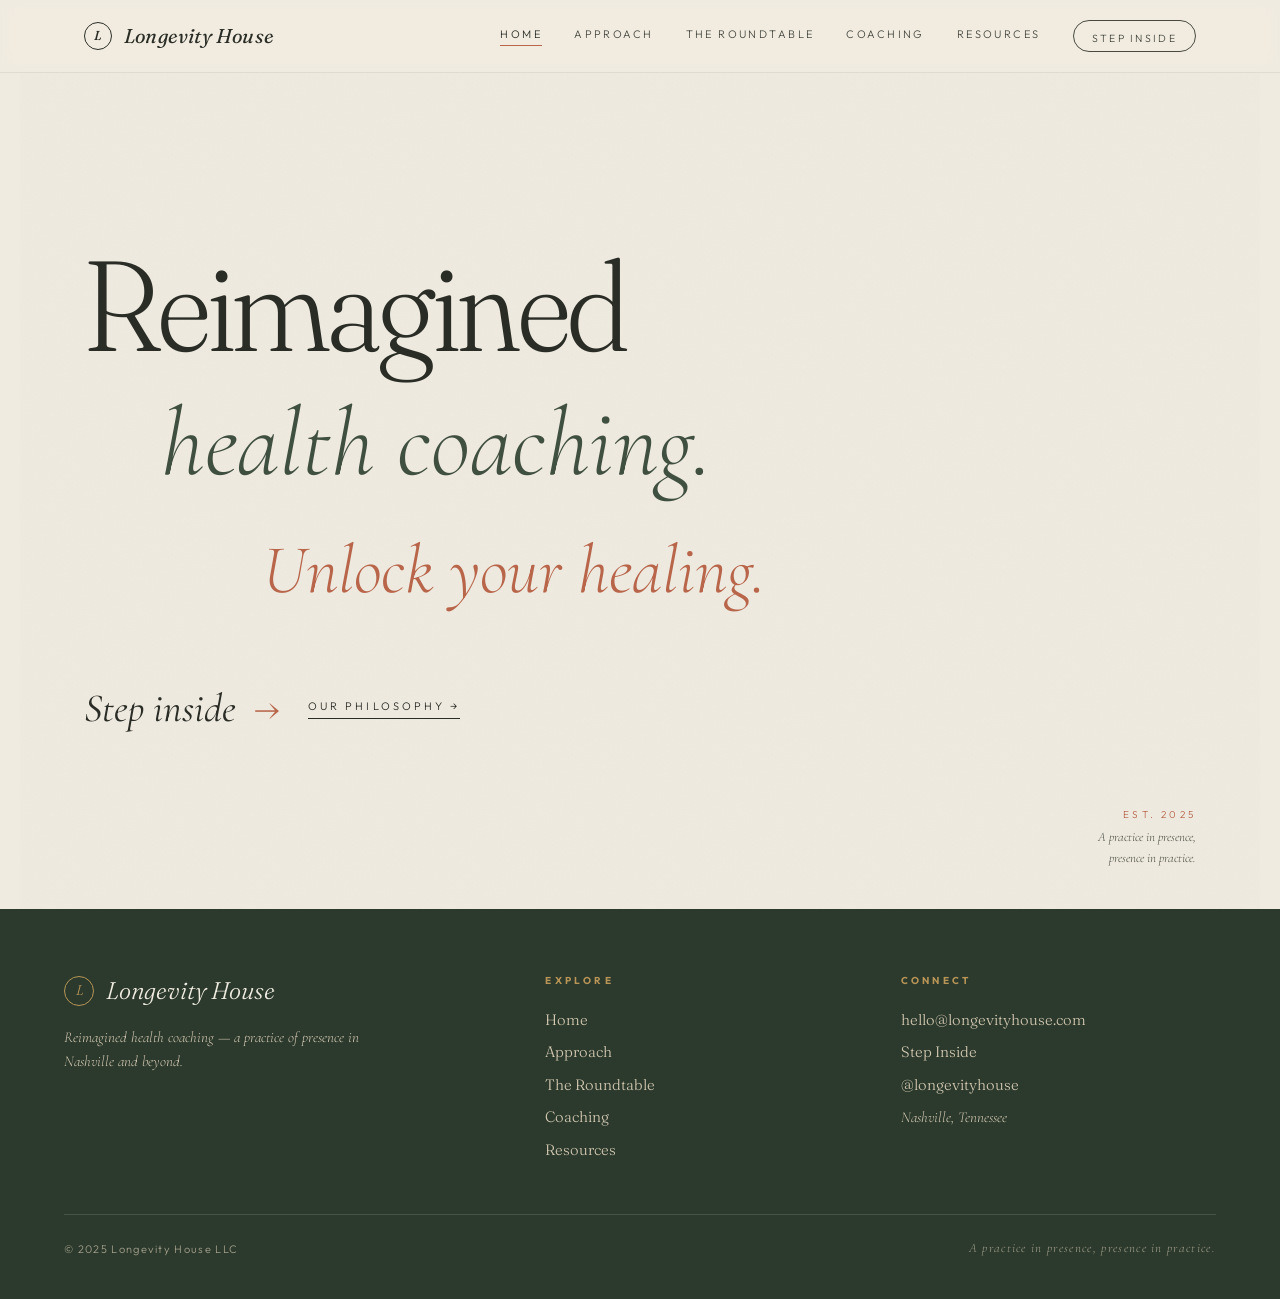
<file: longevity-house 6/index.html>
<!DOCTYPE html>
<html lang="en">
<head>
  <meta charset="UTF-8" />
  <meta name="viewport" content="width=device-width, initial-scale=1.0" />
  <title>Longevity House — Reimagined Health Coaching</title>
  <meta name="description" content="Longevity House is a personalized health coaching practice in Nashville. Unlock your healing through presence, intention, and a curated circle of holistic specialists." />
  <link rel="preconnect" href="https://fonts.googleapis.com">
  <link rel="preconnect" href="https://fonts.gstatic.com" crossorigin>
  <link href="https://fonts.googleapis.com/css2?family=Fraunces:ital,opsz,wght,SOFT@0,9..144,300..700,0..100;1,9..144,300..700,0..100&family=Cormorant+Garamond:ital,wght@0,300;0,400;1,300;1,400&family=Outfit:wght@300;400;500;600&display=swap" rel="stylesheet">
  <link rel="stylesheet" href="assets/css/styles.css" />
</head>
<body data-page="index.html" data-build="home">
  <header id="site-header" class="site-header"></header>
  <main id="page"></main>
  <footer id="site-footer" class="site-footer"></footer>

  <script src="content/site.js"></script>
  <script src="content/home.js"></script>
  <script src="assets/js/render.js"></script>
</body>
</html>
</file>
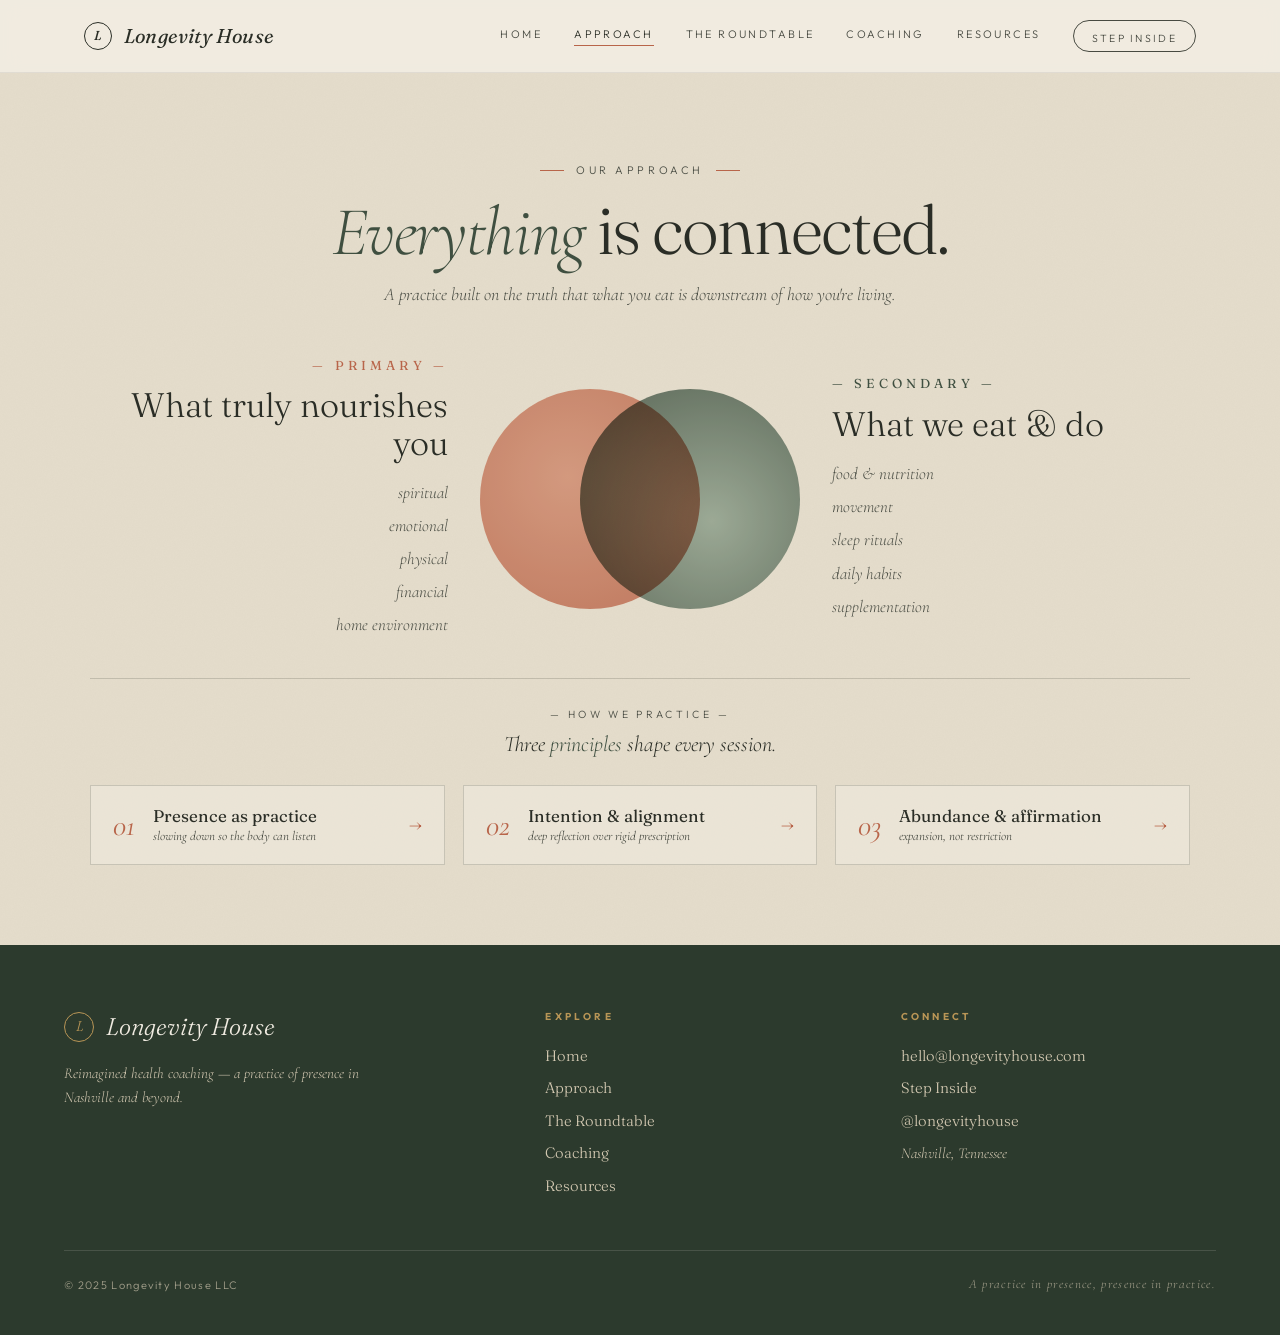
<file: longevity-house 6/approach.html>
<!DOCTYPE html>
<html lang="en">
<head>
  <meta charset="UTF-8" />
  <meta name="viewport" content="width=device-width, initial-scale=1.0" />
  <title>Longevity House — Our Approach</title>
  <meta name="description" content="Everything is connected. A personalized coaching practice built on primary and secondary food, presence, and intention." />
  <link rel="preconnect" href="https://fonts.googleapis.com">
  <link rel="preconnect" href="https://fonts.gstatic.com" crossorigin>
  <link href="https://fonts.googleapis.com/css2?family=Fraunces:ital,opsz,wght,SOFT@0,9..144,300..700,0..100;1,9..144,300..700,0..100&family=Cormorant+Garamond:ital,wght@0,300;0,400;1,300;1,400&family=Outfit:wght@300;400;500;600&display=swap" rel="stylesheet">
  <link rel="stylesheet" href="assets/css/styles.css" />
</head>
<body data-page="approach.html" data-build="approach">
  <header id="site-header" class="site-header"></header>
  <main id="page"></main>
  <footer id="site-footer" class="site-footer"></footer>

  <script src="content/site.js"></script>
  <script src="content/approach.js"></script>
  <script src="assets/js/render.js"></script>
</body>
</html>
</file>
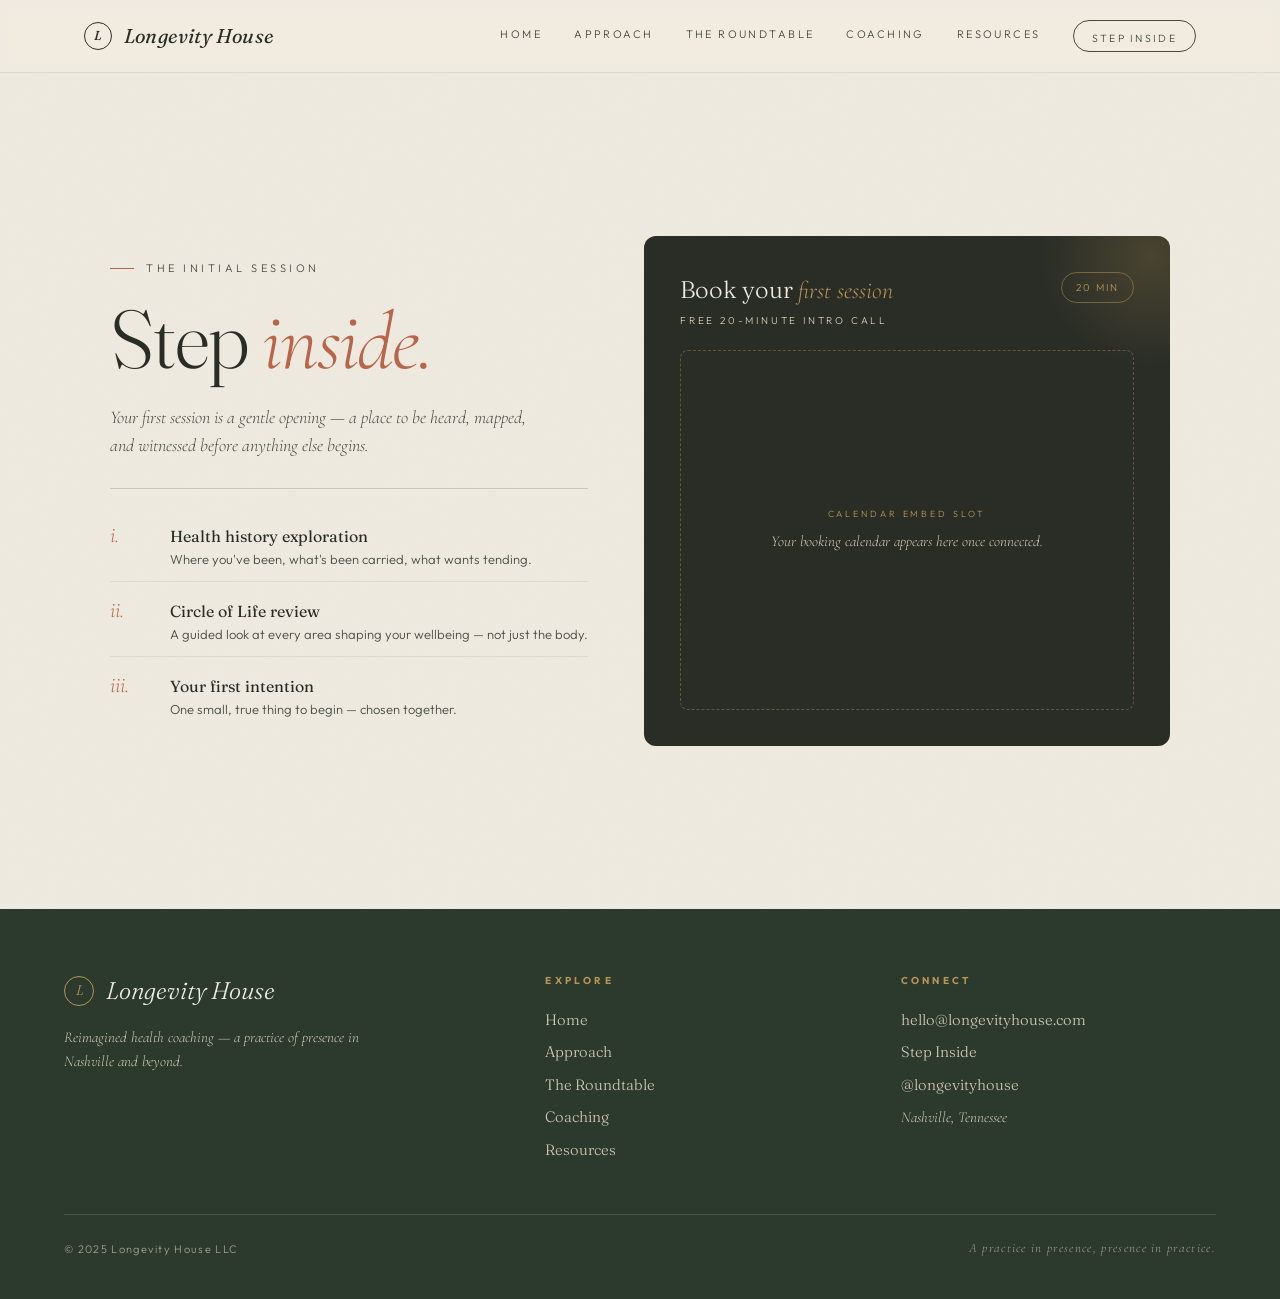
<file: longevity-house 6/begin.html>
<!DOCTYPE html>
<html lang="en">
<head>
  <meta charset="UTF-8" />
  <meta name="viewport" content="width=device-width, initial-scale=1.0" />
  <title>Longevity House — Begin</title>
  <meta name="description" content="Step inside. Book your first session with Longevity House — a gentle opening to be heard, mapped, and witnessed." />
  <link rel="preconnect" href="https://fonts.googleapis.com">
  <link rel="preconnect" href="https://fonts.gstatic.com" crossorigin>
  <link href="https://fonts.googleapis.com/css2?family=Fraunces:ital,opsz,wght,SOFT@0,9..144,300..700,0..100;1,9..144,300..700,0..100&family=Cormorant+Garamond:ital,wght@0,300;0,400;1,300;1,400&family=Outfit:wght@300;400;500;600&display=swap" rel="stylesheet">
  <link rel="stylesheet" href="assets/css/styles.css" />
</head>
<body data-page="begin.html" data-build="begin">
  <header id="site-header" class="site-header"></header>
  <main id="page"></main>
  <footer id="site-footer" class="site-footer"></footer>

  <script src="content/site.js"></script>
  <script src="content/begin.js"></script>
  <script src="assets/js/render.js"></script>
</body>
</html>
</file>
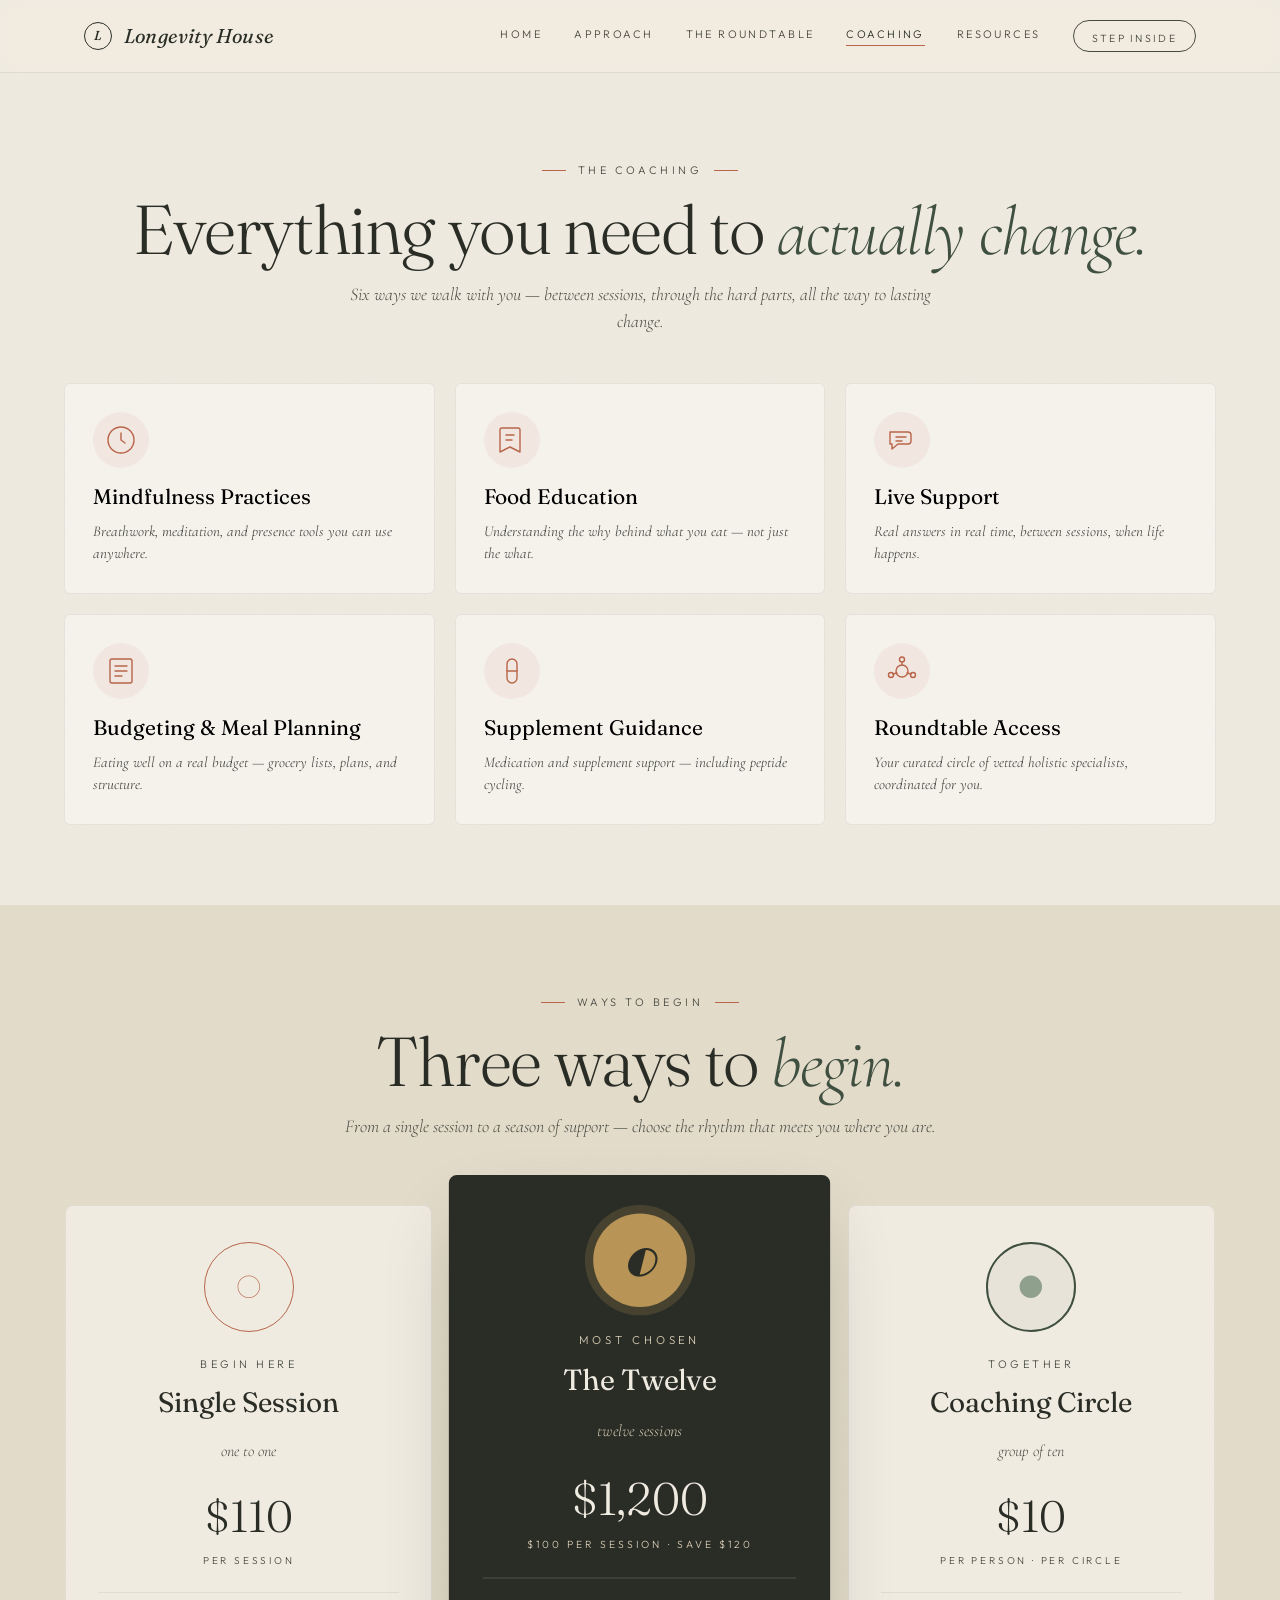
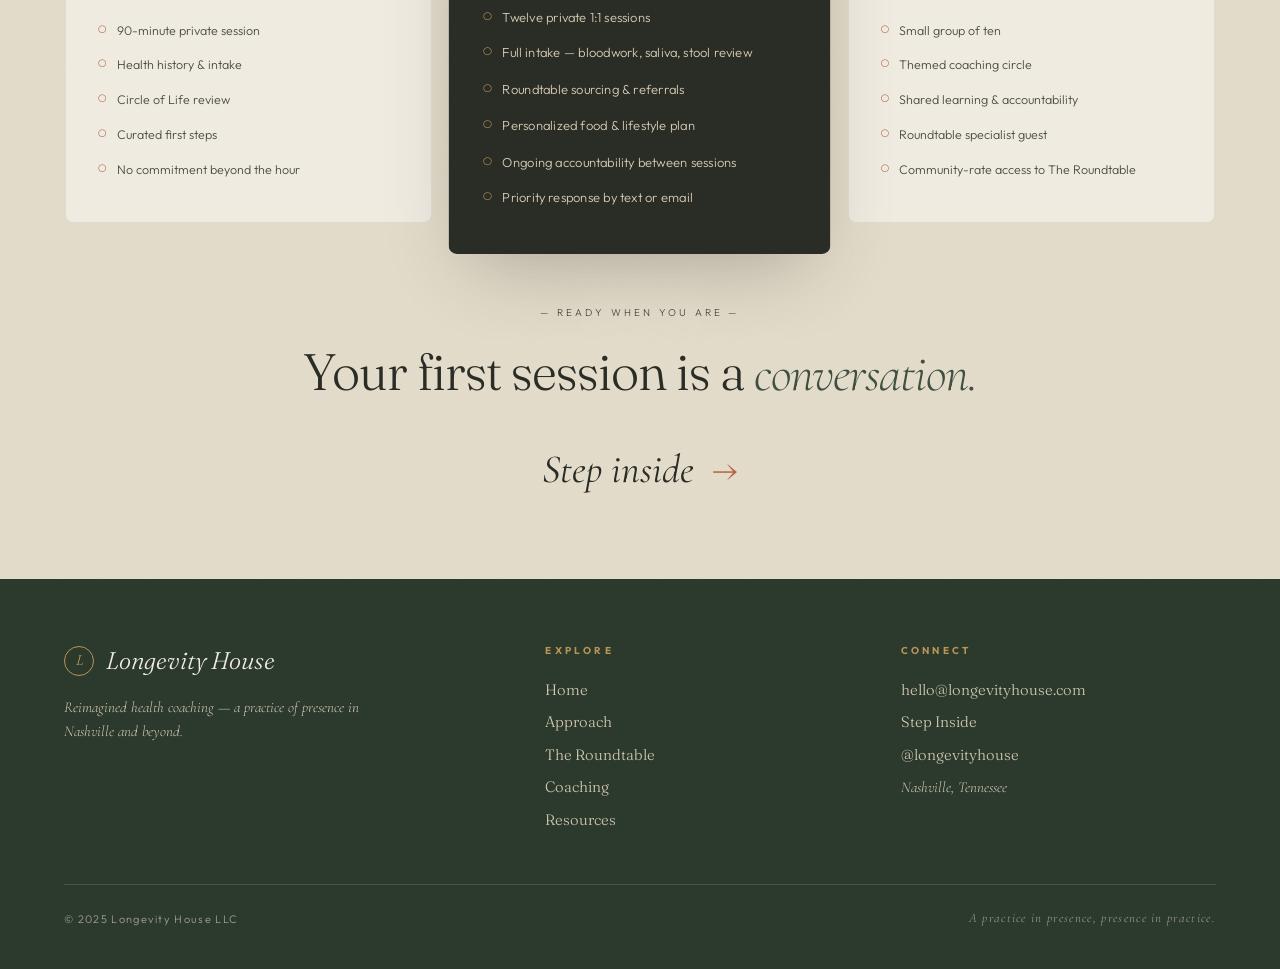
<file: longevity-house 6/coaching.html>
<!DOCTYPE html>
<html lang="en">
<head>
  <meta charset="UTF-8" />
  <meta name="viewport" content="width=device-width, initial-scale=1.0" />
  <title>Longevity House — Coaching</title>
  <meta name="description" content="Everything you need to actually change. Six ways we walk with you, plus simple, honest pricing." />
  <link rel="preconnect" href="https://fonts.googleapis.com">
  <link rel="preconnect" href="https://fonts.gstatic.com" crossorigin>
  <link href="https://fonts.googleapis.com/css2?family=Fraunces:ital,opsz,wght,SOFT@0,9..144,300..700,0..100;1,9..144,300..700,0..100&family=Cormorant+Garamond:ital,wght@0,300;0,400;1,300;1,400&family=Outfit:wght@300;400;500;600&display=swap" rel="stylesheet">
  <link rel="stylesheet" href="assets/css/styles.css" />
</head>
<body data-page="coaching.html" data-build="coaching">
  <header id="site-header" class="site-header"></header>
  <main id="page"></main>
  <footer id="site-footer" class="site-footer"></footer>

  <script src="content/site.js"></script>
  <script src="content/coaching.js"></script>
  <script src="assets/js/render.js"></script>
</body>
</html>
</file>
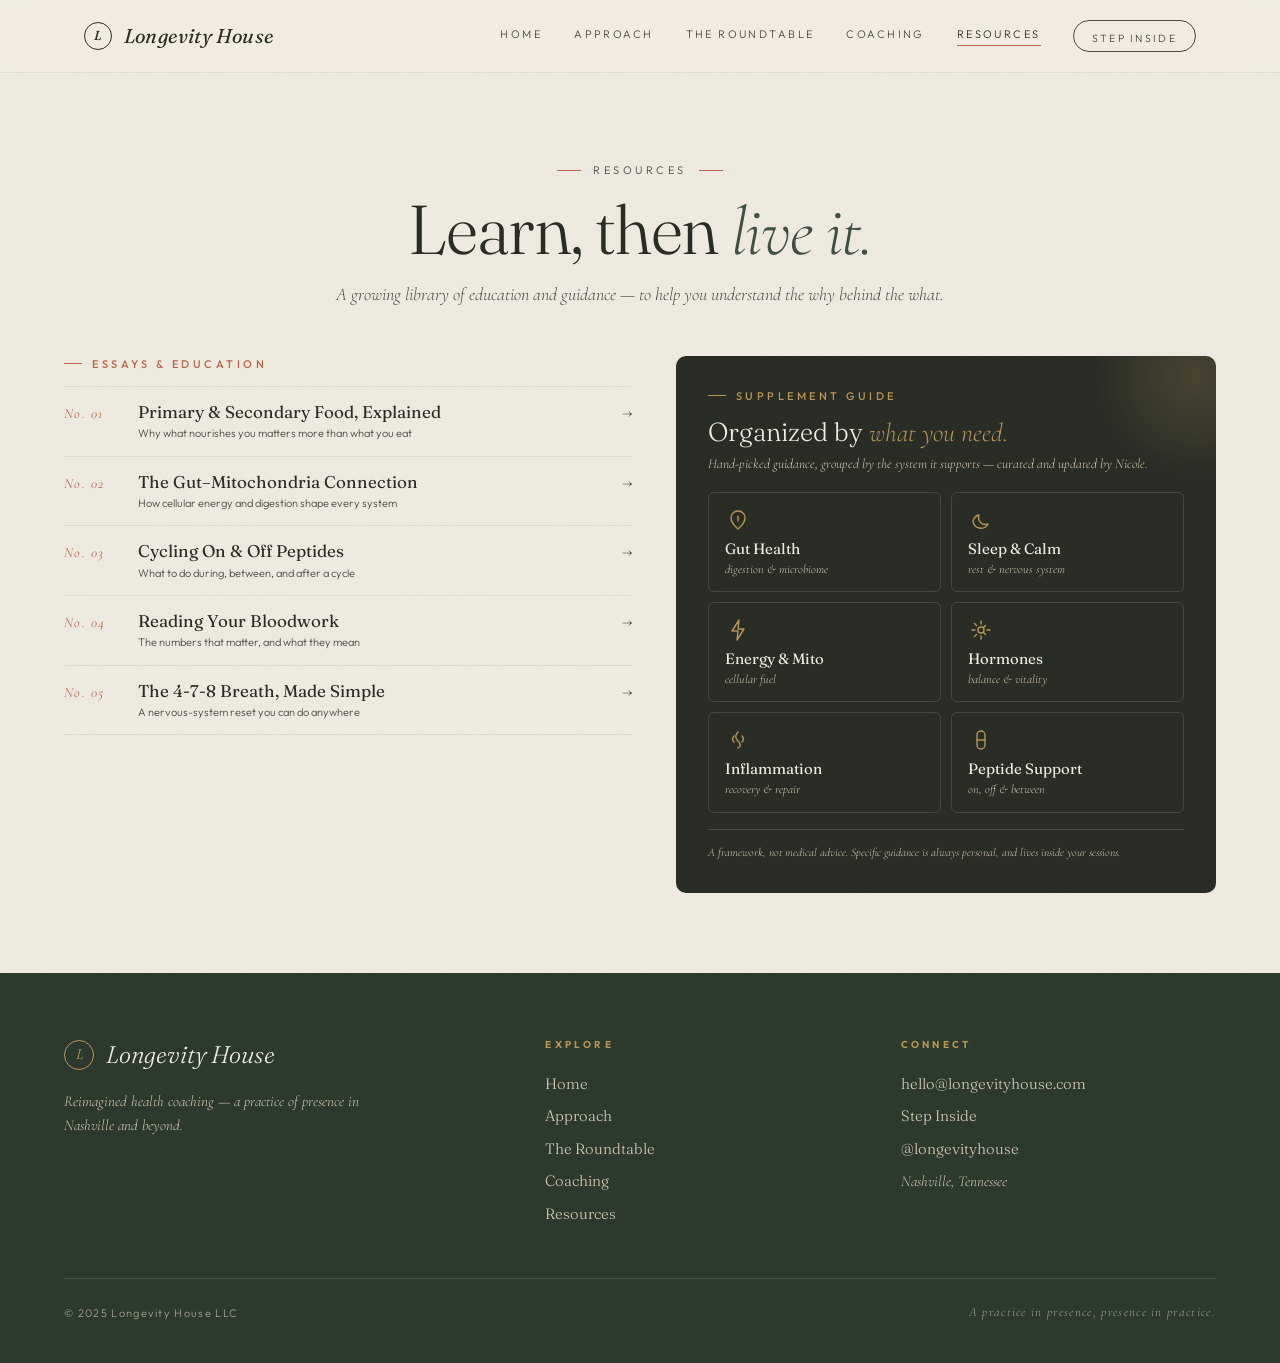
<file: longevity-house 6/resources.html>
<!DOCTYPE html>
<html lang="en">
<head>
  <meta charset="UTF-8" />
  <meta name="viewport" content="width=device-width, initial-scale=1.0" />
  <title>Longevity House — Resources</title>
  <meta name="description" content="A growing library of education and supplement guidance to help you understand the why behind the what." />
  <link rel="preconnect" href="https://fonts.googleapis.com">
  <link rel="preconnect" href="https://fonts.gstatic.com" crossorigin>
  <link href="https://fonts.googleapis.com/css2?family=Fraunces:ital,opsz,wght,SOFT@0,9..144,300..700,0..100;1,9..144,300..700,0..100&family=Cormorant+Garamond:ital,wght@0,300;0,400;1,300;1,400&family=Outfit:wght@300;400;500;600&display=swap" rel="stylesheet">
  <link rel="stylesheet" href="assets/css/styles.css" />
</head>
<body data-page="resources.html" data-build="resources">
  <header id="site-header" class="site-header"></header>
  <main id="page"></main>
  <footer id="site-footer" class="site-footer"></footer>

  <script src="content/site.js"></script>
  <script src="content/resources.js"></script>
  <script src="assets/js/render.js"></script>
</body>
</html>
</file>
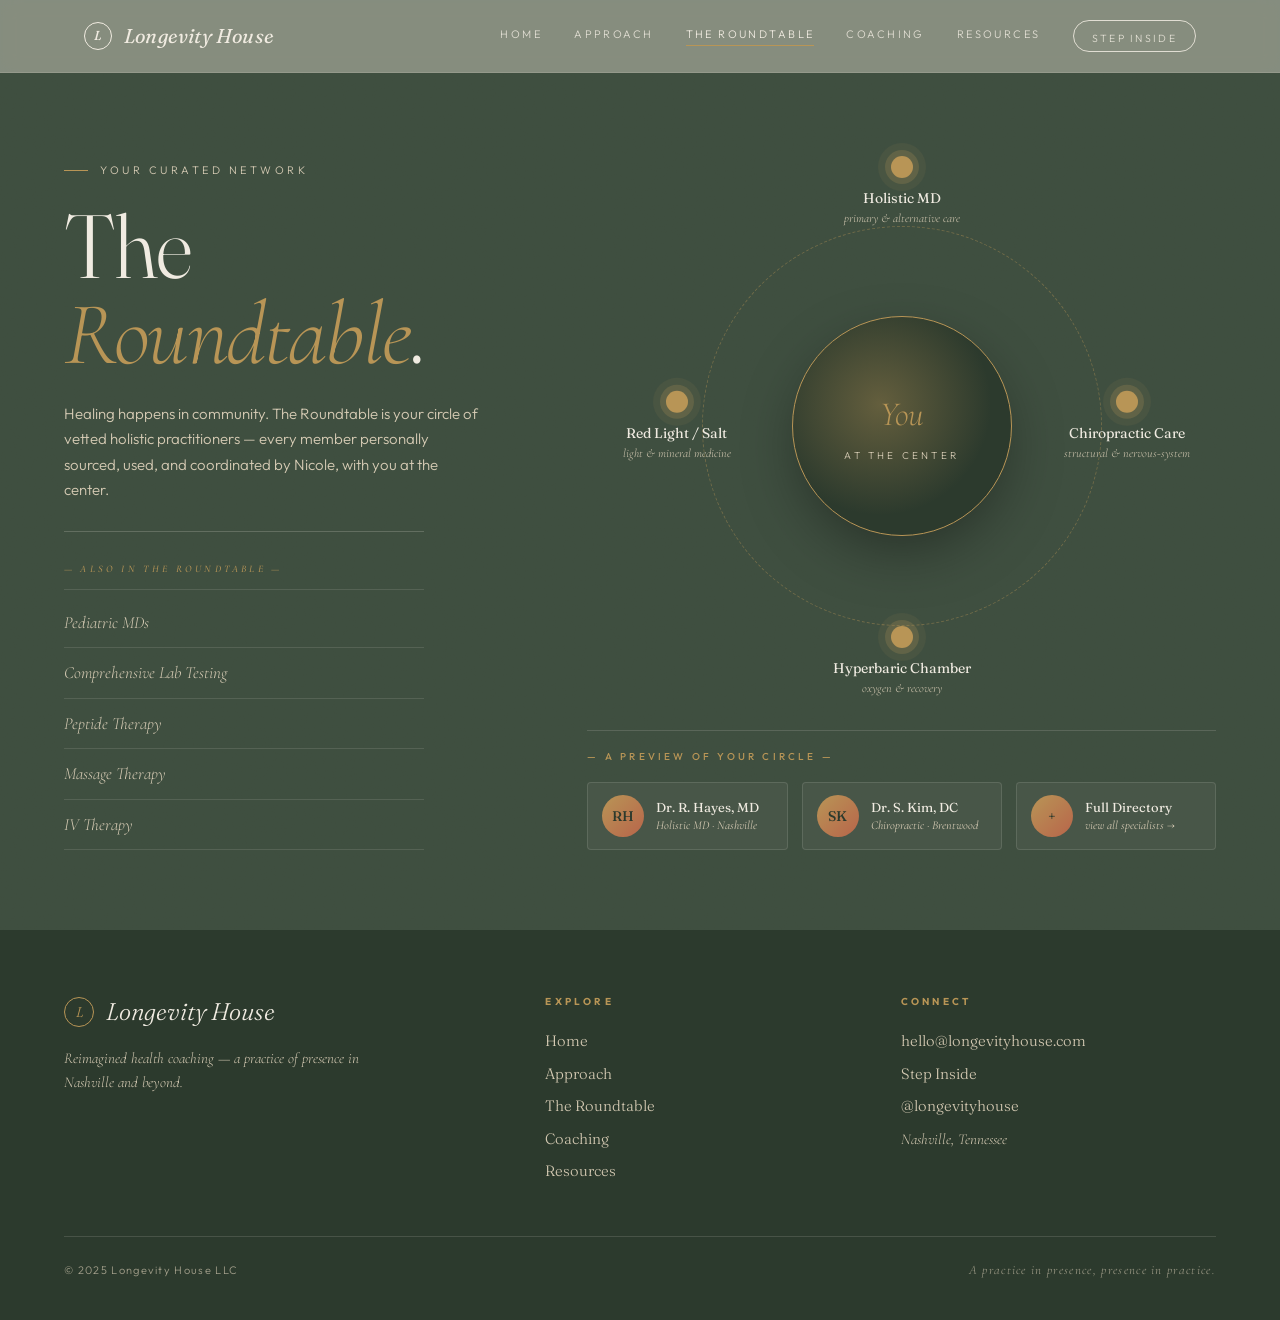
<file: longevity-house 6/roundtable.html>
<!DOCTYPE html>
<html lang="en">
<head>
  <meta charset="UTF-8" />
  <meta name="viewport" content="width=device-width, initial-scale=1.0" />
  <title>Longevity House — The Roundtable</title>
  <meta name="description" content="Your curated circle of vetted holistic practitioners — coordinated by Nicole, with you at the center." />
  <link rel="preconnect" href="https://fonts.googleapis.com">
  <link rel="preconnect" href="https://fonts.gstatic.com" crossorigin>
  <link href="https://fonts.googleapis.com/css2?family=Fraunces:ital,opsz,wght,SOFT@0,9..144,300..700,0..100;1,9..144,300..700,0..100&family=Cormorant+Garamond:ital,wght@0,300;0,400;1,300;1,400&family=Outfit:wght@300;400;500;600&display=swap" rel="stylesheet">
  <link rel="stylesheet" href="assets/css/styles.css" />
</head>
<body data-page="roundtable.html" data-build="roundtable">
  <header id="site-header" class="site-header on-dark"></header>
  <main id="page"></main>
  <footer id="site-footer" class="site-footer"></footer>

  <script src="content/site.js"></script>
  <script src="content/roundtable.js"></script>
  <script src="assets/js/render.js"></script>
</body>
</html>
</file>
<file: longevity-house 6/assets/css/styles.css>
/* ============================================================
   LONGEVITY HOUSE — SHARED STYLESHEET
   Design system: cream / moss / terracotta editorial
   Typefaces: Fraunces (display), Cormorant Garamond (italic), Outfit (sans)
   ------------------------------------------------------------
   You normally won't need to edit this file. To change words,
   prices, or lists, edit the files in the /content folder.
   ============================================================ */

/* ---------- DESIGN TOKENS ---------- */
:root {
  --bone: #F0EBE1;
  --sand: #E5DDCC;
  --sand-deep: #D6CBB4;
  --ink: #2A2D26;
  --ink-soft: #4A4D44;
  --moss: #3F4F40;
  --moss-deep: #2C3A2D;
  --sage: #8FA08C;
  --terracotta: #B8654A;
  --terracotta-soft: #D08D71;
  --brass: #B89556;
  --rule: rgba(42, 45, 38, 0.18);
  --rule-soft: rgba(42, 45, 38, 0.08);

  --serif: "Fraunces", Georgia, serif;
  --serif-italic: "Cormorant Garamond", Georgia, serif;
  --sans: "Outfit", system-ui, sans-serif;

  --maxw: 1240px;
  --pad-x: clamp(24px, 5vw, 72px);
}

/* ---------- RESET ---------- */
*, *::before, *::after { box-sizing: border-box; margin: 0; padding: 0; }
html { scroll-behavior: smooth; -webkit-text-size-adjust: 100%; }
body {
  background: var(--bone);
  color: var(--ink);
  font-family: var(--sans);
  font-weight: 300;
  line-height: 1.5;
  -webkit-font-smoothing: antialiased;
  overflow-x: hidden;
}
img { max-width: 100%; display: block; }
a { color: inherit; text-decoration: none; }
button { font-family: inherit; cursor: pointer; }
ul { list-style: none; }

/* ---------- PAPER GRAIN ---------- */
.grain { position: relative; }
.grain::before {
  content: "";
  position: absolute; inset: 0;
  pointer-events: none;
  opacity: 0.30;
  mix-blend-mode: multiply;
  background-image: url("data:image/svg+xml;utf8,<svg xmlns='http://www.w3.org/2000/svg' width='200' height='200'><filter id='n'><feTurbulence type='fractalNoise' baseFrequency='0.9' numOctaves='2' stitchTiles='stitch'/><feColorMatrix values='0 0 0 0 0.16  0 0 0 0 0.18  0 0 0 0 0.15  0 0 0 0.08 0'/></filter><rect width='100%' height='100%' filter='url(%23n)'/></svg>");
  z-index: 0;
}
.grain > * { position: relative; z-index: 1; }

/* ---------- SHARED TYPE HELPERS ---------- */
.eyebrow {
  font-family: var(--sans);
  font-size: 11px;
  letter-spacing: 0.32em;
  text-transform: uppercase;
  color: var(--ink-soft);
  display: inline-flex;
  align-items: center;
  gap: 12px;
}
.eyebrow::before { content: ""; width: 24px; height: 1px; background: var(--terracotta); }
.eyebrow.center { justify-content: center; }
.eyebrow.center::after { content: ""; width: 24px; height: 1px; background: var(--terracotta); }

.display {
  font-family: var(--serif);
  font-weight: 300;
  font-variation-settings: "SOFT" 50;
  line-height: 0.98;
  letter-spacing: -0.02em;
}
.italic {
  font-family: var(--serif-italic);
  font-style: italic;
  font-weight: 300;
}
.brass-em { color: var(--brass) !important; }

/* ============================================================
   HEADER / NAV  (shared on every page)
   ============================================================ */
.site-header {
  position: sticky;
  top: 0;
  z-index: 100;
  background: rgba(240, 235, 225, 0.85);
  backdrop-filter: saturate(160%) blur(10px);
  -webkit-backdrop-filter: saturate(160%) blur(10px);
  border-bottom: 1px solid var(--rule-soft);
}
.site-header.on-dark {
  background: rgba(63, 79, 64, 0.6);
  border-bottom-color: rgba(240,235,225,0.12);
}
.nav {
  max-width: var(--maxw);
  margin: 0 auto;
  display: flex;
  justify-content: space-between;
  align-items: center;
  padding: 20px var(--pad-x);
  font-size: 11px;
  letter-spacing: 0.22em;
  text-transform: uppercase;
  color: var(--ink);
}
.on-dark .nav { color: var(--bone); }
.nav .logo {
  display: flex; align-items: center; gap: 12px;
  font-family: var(--serif);
  font-weight: 400; font-size: 20px;
  text-transform: none; letter-spacing: 0.01em;
  font-style: italic;
}
.nav .logo .mark {
  width: 28px; height: 28px;
  border: 1.5px solid currentColor;
  border-radius: 50%;
  display: inline-flex; align-items: center; justify-content: center;
  font-style: italic; font-size: 13px; font-weight: 500;
}
.nav-links { display: flex; gap: 32px; align-items: center; }
.nav-links a {
  position: relative;
  padding-bottom: 4px;
  color: inherit;
  opacity: 0.85;
  transition: opacity .2s;
}
.nav-links a:hover { opacity: 1; }
.nav-links a.active { opacity: 1; }
.nav-links a.active::after {
  content: ""; position: absolute;
  left: 0; right: 0; bottom: 0; height: 1px;
  background: var(--terracotta);
}
.on-dark .nav-links a.active::after { background: var(--brass); }
.nav-cta {
  border: 1px solid currentColor;
  padding: 10px 18px;
  border-radius: 999px;
  background: transparent;
  color: inherit;
  font-size: 10.5px; letter-spacing: 0.22em;
  text-transform: uppercase;
  transition: background .2s, color .2s;
}
.nav-cta:hover { background: var(--ink); color: var(--bone); border-color: var(--ink); }
.on-dark .nav-cta:hover { background: var(--bone); color: var(--ink); border-color: var(--bone); }

/* hamburger (mobile) */
.nav-toggle {
  display: none;
  background: none; border: none;
  width: 28px; height: 22px;
  position: relative;
}
.nav-toggle span {
  position: absolute; left: 0; right: 0; height: 1.5px;
  background: currentColor; transition: .25s;
}
.nav-toggle span:nth-child(1) { top: 0; }
.nav-toggle span:nth-child(2) { top: 10px; }
.nav-toggle span:nth-child(3) { top: 20px; }
.nav-open .nav-toggle span:nth-child(1) { top: 10px; transform: rotate(45deg); }
.nav-open .nav-toggle span:nth-child(2) { opacity: 0; }
.nav-open .nav-toggle span:nth-child(3) { top: 10px; transform: rotate(-45deg); }

/* ============================================================
   FOOTER  (shared on every page)
   ============================================================ */
.site-footer {
  background: var(--moss-deep);
  color: var(--sand-deep);
  padding: 64px var(--pad-x) 40px;
}
.footer-inner {
  max-width: var(--maxw);
  margin: 0 auto;
  display: grid;
  grid-template-columns: 1.4fr 1fr 1fr;
  gap: 40px;
  align-items: start;
}
.footer-brand .logo {
  display: flex; align-items: center; gap: 12px;
  font-family: var(--serif); font-style: italic;
  font-size: 24px; color: var(--bone);
  margin-bottom: 16px;
}
.footer-brand .logo .mark {
  width: 30px; height: 30px;
  border: 1.5px solid var(--brass);
  border-radius: 50%;
  display: inline-flex; align-items: center; justify-content: center;
  font-size: 14px; color: var(--brass);
}
.footer-brand p {
  font-family: var(--serif-italic);
  font-style: italic; font-size: 15px;
  line-height: 1.6; max-width: 300px;
  color: var(--sand-deep);
}
.footer-col h4 {
  font-family: var(--sans);
  font-size: 10px; letter-spacing: 0.32em;
  text-transform: uppercase; color: var(--brass);
  margin-bottom: 16px;
}
.footer-col a {
  display: block;
  font-family: var(--serif);
  font-size: 15px; color: var(--sand-deep);
  padding: 5px 0;
  transition: color .2s;
}
.footer-col a:hover { color: var(--bone); }
.footer-bottom {
  max-width: var(--maxw);
  margin: 48px auto 0;
  padding-top: 24px;
  border-top: 1px solid rgba(240,235,225,0.14);
  display: flex; justify-content: space-between;
  align-items: center;
  font-size: 11px; letter-spacing: 0.12em;
  color: rgba(214, 203, 180, 0.7);
}
.footer-bottom .credit { font-style: italic; font-family: var(--serif-italic); font-size: 13px; }

/* ============================================================
   PAGE WRAPPERS
   ============================================================ */
.section { padding: 80px var(--pad-x); }
.section .inner { max-width: var(--maxw); margin: 0 auto; }
.section-head { text-align: center; margin-bottom: 48px; }
.section-head .eyebrow { margin-bottom: 16px; }
.section-head h2 {
  font-family: var(--serif);
  font-weight: 300;
  font-size: clamp(40px, 5.4vw, 76px);
  letter-spacing: -0.02em;
  line-height: 1;
}
.section-head h2 em { font-family: var(--serif-italic); font-style: italic; font-weight: 300; color: var(--moss); }
.section-head .lede {
  font-family: var(--serif-italic);
  font-style: italic;
  font-size: 18px;
  color: var(--ink-soft);
  margin: 14px auto 0;
  max-width: 620px;
}

/* primary italic CTA used across the site */
.cta-italic {
  background: transparent; border: none;
  color: var(--ink);
  font-family: var(--serif-italic);
  font-style: italic;
  font-size: clamp(28px, 3.4vw, 40px);
  font-weight: 400;
  display: inline-flex; align-items: center; gap: 18px;
}
.cta-italic .arrow { color: var(--terracotta); transition: transform .25s; }
.cta-italic:hover .arrow { transform: translateX(8px); }
.cta-ghost {
  font-family: var(--sans);
  font-size: 11px; letter-spacing: 0.28em;
  text-transform: uppercase;
  color: var(--ink);
  border-bottom: 1px solid var(--ink);
  padding-bottom: 4px;
}

/* ============================================================
   HOME (index.html)
   ============================================================ */
.hero {
  min-height: calc(100vh - 64px);
  display: flex;
  flex-direction: column;
  justify-content: center;
  padding: 60px var(--pad-x);
  max-width: var(--maxw);
  margin: 0 auto;
  position: relative;
}
.hero .cascade { margin-bottom: 56px; }
.hero .cascade .line { display: block; color: var(--ink); }
.hero .cascade .line-1 { font-size: clamp(60px, 10vw, 150px); }
.hero .cascade .line-2 {
  font-family: var(--serif-italic);
  font-style: italic; color: var(--moss);
  font-size: clamp(48px, 7.6vw, 116px);
  padding-left: clamp(30px, 6vw, 90px);
  margin-top: 2px;
}
.hero .cascade .line-3 {
  font-family: var(--serif-italic);
  font-style: italic; color: var(--terracotta);
  font-size: clamp(34px, 5.4vw, 84px);
  padding-left: clamp(70px, 14vw, 210px);
  margin-top: 2px;
}
.hero .hero-ctas { display: flex; gap: 28px; align-items: center; flex-wrap: wrap; }
.hero .est-stamp {
  position: absolute;
  bottom: 40px; right: var(--pad-x);
  font-family: var(--serif-italic);
  font-style: italic; font-size: 13px;
  color: var(--ink-soft);
  text-align: right; line-height: 1.6;
}
.hero .est-stamp::before {
  content: attr(data-est);
  display: block;
  font-family: var(--sans); font-style: normal;
  font-size: 10px; letter-spacing: 0.32em;
  color: var(--terracotta); margin-bottom: 4px;
}

/* ============================================================
   APPROACH (approach.html)
   ============================================================ */
.approach-section { background: var(--sand); }
.venn-wrap {
  display: grid;
  grid-template-columns: 1fr auto 1fr;
  align-items: center;
  max-width: 1100px;
  margin: 0 auto 36px;
  gap: 0;
}
.venn-col { padding: 0 20px; }
.venn-col h4 {
  font-family: var(--serif);
  font-weight: 400; font-size: 13px;
  letter-spacing: 0.32em; text-transform: uppercase;
  color: var(--terracotta); margin-bottom: 12px; text-align: right;
}
.venn-col.right h4 { text-align: left; color: var(--moss); }
.venn-col h3 {
  font-family: var(--serif);
  font-weight: 300; font-size: clamp(24px, 3vw, 34px);
  line-height: 1.1; margin-bottom: 14px; text-align: right;
}
.venn-col.right h3 { text-align: left; }
.venn-col ul { text-align: right; }
.venn-col.right ul { text-align: left; }
.venn-col li {
  font-family: var(--serif-italic);
  font-style: italic; font-size: 17px;
  line-height: 1.95; color: var(--ink-soft);
}
.venn {
  position: relative;
  width: 320px; height: 280px;
  margin: 0 12px;
}
.venn .circle {
  position: absolute; width: 220px; height: 220px;
  border-radius: 50%; top: 30px;
  mix-blend-mode: multiply;
}
.venn .c1 { left: 0; background: radial-gradient(circle at 40% 40%, var(--terracotta-soft), var(--terracotta)); opacity: .85; }
.venn .c2 { right: 0; background: radial-gradient(circle at 60% 60%, var(--sage), var(--moss)); opacity: .85; }

.bridge {
  text-align: center;
  border-top: 1px solid var(--rule);
  padding-top: 28px;
  max-width: 1100px; margin: 0 auto;
}
.bridge .small-eye {
  font-size: 10.5px; letter-spacing: 0.32em;
  text-transform: uppercase; color: var(--ink-soft); margin-bottom: 6px;
}
.bridge .bridge-text {
  font-family: var(--serif-italic);
  font-style: italic; font-size: 22px;
  color: var(--ink); margin-bottom: 24px;
}
.bridge .bridge-text em { color: var(--moss); }
.pillar-tabs { display: grid; grid-template-columns: repeat(3, 1fr); gap: 18px; }
.pillar-tab {
  border: 1px solid var(--rule);
  background: rgba(240,235,225,0.55);
  padding: 20px 22px;
  text-align: left;
  display: flex; align-items: center; gap: 18px;
  transition: all .25s;
  width: 100%;
}
.pillar-tab:hover { background: var(--bone); border-color: var(--ink); transform: translateY(-2px); }
.pillar-tab .num {
  font-family: var(--serif-italic); font-style: italic;
  font-size: 30px; color: var(--terracotta); flex-shrink: 0;
}
.pillar-tab .ptext { flex: 1; }
.pillar-tab .ptitle {
  font-family: var(--serif); font-weight: 400;
  font-size: 17px; color: var(--ink); display: block; line-height: 1.2;
}
.pillar-tab .psub {
  font-family: var(--serif-italic); font-style: italic;
  font-size: 13px; color: var(--ink-soft);
}
.pillar-tab .parrow { font-family: var(--serif-italic); font-style: italic; color: var(--terracotta); font-size: 20px; }

/* MODAL */
.modal-overlay {
  position: fixed; inset: 0;
  background: rgba(42,45,38,0.55);
  display: flex; align-items: center; justify-content: center;
  padding: 24px;
  opacity: 0; visibility: hidden;
  transition: opacity .3s, visibility .3s;
  z-index: 200;
}
.modal-overlay.open { opacity: 1; visibility: visible; }
.modal {
  background: var(--bone);
  width: 580px; max-width: 100%;
  padding: 48px 52px 40px;
  border-radius: 6px;
  border-top: 4px solid var(--terracotta);
  position: relative;
  transform: translateY(12px);
  transition: transform .3s;
  max-height: 90vh; overflow-y: auto;
}
.modal-overlay.open .modal { transform: translateY(0); }
.modal .close {
  position: absolute; top: 18px; right: 20px;
  width: 32px; height: 32px; border-radius: 50%;
  border: 1px solid var(--rule); background: transparent;
  color: var(--ink-soft); font-size: 16px;
  display: inline-flex; align-items: center; justify-content: center;
}
.modal .num-large {
  font-family: var(--serif-italic); font-style: italic;
  font-size: 56px; color: var(--terracotta); line-height: 1; margin-bottom: 10px;
}
.modal .pillar-label {
  font-size: 10.5px; letter-spacing: 0.32em;
  text-transform: uppercase; color: var(--ink-soft); margin-bottom: 6px;
}
.modal h3 {
  font-family: var(--serif); font-weight: 400;
  font-size: 34px; line-height: 1.1; margin-bottom: 16px;
}
.modal h3 em { font-family: var(--serif-italic); font-style: italic; color: var(--moss); font-weight: 300; }
.modal p { font-family: var(--serif); font-weight: 300; font-size: 17px; line-height: 1.6; margin-bottom: 12px; }
.modal p.detail { font-family: var(--serif-italic); font-style: italic; font-size: 16px; color: var(--ink-soft); }
.modal .modal-foot {
  margin-top: 22px; padding-top: 18px;
  border-top: 1px solid var(--rule-soft);
  display: flex; justify-content: space-between; align-items: center;
}
.modal .modal-foot .pos { font-size: 10px; letter-spacing: 0.32em; text-transform: uppercase; color: var(--ink-soft); }
.modal .modal-foot .pos strong { color: var(--terracotta); }
.modal .modal-foot .marrows { display: flex; gap: 10px; }
.modal .modal-foot .marrows button {
  width: 38px; height: 38px; border-radius: 50%;
  border: 1px solid var(--ink); background: transparent;
  font-family: var(--serif-italic); font-style: italic;
  font-size: 18px; color: var(--ink);
}

/* ============================================================
   ROUNDTABLE (roundtable.html)
   ============================================================ */
.roundtable-page { background: var(--moss); color: var(--bone); }
.roundtable-grid {
  display: grid;
  grid-template-columns: 1fr 1.3fr;
  grid-template-rows: 1fr auto;
  gap: 30px 40px;
  align-items: center;
  max-width: var(--maxw); margin: 0 auto;
}
.rt-left { grid-row: 1 / 3; }
.rt-left .eyebrow { color: var(--sand-deep); margin-bottom: 24px; }
.rt-left .eyebrow::before { background: var(--brass); }
.rt-left h2 {
  font-family: var(--serif); font-weight: 300;
  font-size: clamp(52px, 7vw, 92px); color: var(--bone);
  line-height: 0.95; margin-bottom: 24px; letter-spacing: -0.02em;
}
.rt-left h2 em { font-family: var(--serif-italic); font-style: italic; color: var(--brass); }
.rt-left .lede { font-size: 15px; line-height: 1.7; color: var(--sand-deep); max-width: 420px; margin-bottom: 28px; }
.rt-modalities { border-top: 1px solid rgba(240,235,225,0.2); padding-top: 18px; max-width: 360px; }
.rt-modalities .label { font-size: 10px; letter-spacing: 0.32em; text-transform: uppercase; color: var(--brass); margin-bottom: 8px; font-weight: 500; }
.rt-modalities li {
  font-family: var(--serif-italic); font-style: italic;
  font-size: 17px; color: var(--sand-deep);
  padding: 12px 0; border-bottom: 1px solid rgba(240,235,225,0.12);
}
.rt-modalities li.clickable {
  cursor: pointer;
  transition: color .2s, padding-left .2s;
  display: flex; align-items: center; justify-content: space-between;
}
.rt-modalities li.clickable::after {
  content: "→"; font-style: normal; color: var(--brass);
  opacity: 0; transition: opacity .2s, transform .2s;
  transform: translateX(-6px);
}
.rt-modalities li.clickable:hover { color: var(--bone); padding-left: 6px; }
.rt-modalities li.clickable:hover::after { opacity: 1; transform: translateX(0); }
.rt-viz { grid-column: 2; grid-row: 1; align-self: center; display: flex; justify-content: center; }
.rt-table { position: relative; width: 460px; height: 460px; }
.rt-table::before { content: ""; position: absolute; inset: 30px; border: 1px dashed rgba(184,149,86,0.4); border-radius: 50%; }
.rt-center {
  position: absolute; top: 50%; left: 50%; transform: translate(-50%,-50%);
  width: 220px; height: 220px; border-radius: 50%;
  background: radial-gradient(circle at 40% 40%, rgba(184,149,86,0.4), transparent 60%), var(--moss-deep);
  border: 1px solid var(--brass);
  display: flex; align-items: center; justify-content: center;
  box-shadow: 0 20px 60px -10px rgba(0,0,0,0.4);
}
.rt-center span { font-family: var(--serif-italic); font-style: italic; font-size: 34px; color: var(--brass); text-align: center; }
.rt-center span small { display: block; font-family: var(--sans); font-style: normal; font-size: 10px; letter-spacing: 0.32em; text-transform: uppercase; color: var(--sand-deep); margin-top: 8px; }
.rt-seat { position: absolute; width: 170px; text-align: center; cursor: pointer; }
.rt-seat .dot {
  width: 22px; height: 22px; border-radius: 50%;
  background: var(--brass); margin: 0 auto 12px;
  box-shadow: 0 0 0 6px rgba(184,149,86,0.22), 0 0 0 13px rgba(184,149,86,0.08);
  transition: transform .2s, box-shadow .2s;
}
.rt-seat:hover .dot { transform: scale(1.15); box-shadow: 0 0 0 8px rgba(184,149,86,0.3), 0 0 0 16px rgba(184,149,86,0.12); }
.rt-seat:hover .stitle { color: var(--brass); }
.rt-seat .stitle { font-family: var(--serif); font-weight: 400; font-size: 14px; color: var(--bone); display: block; margin-bottom: 4px; line-height: 1.2; }
.rt-seat .ssub { font-family: var(--serif-italic); font-style: italic; font-size: 12px; color: var(--sand-deep); display: block; line-height: 1.3; }
.rt-seat.n { top: -40px; left: 50%; transform: translateX(-50%); }
.rt-seat.e { top: 50%; right: -80px; transform: translateY(-50%); }
.rt-seat.s { bottom: -40px; left: 50%; transform: translateX(-50%); }
.rt-seat.w { top: 50%; left: -80px; transform: translateY(-50%); }
.rt-practitioners {
  grid-column: 2; grid-row: 2; align-self: end;
  display: grid; grid-template-columns: repeat(3, 1fr); gap: 14px;
  padding-top: 18px; border-top: 1px solid rgba(240,235,225,0.15);
}
.rt-practitioners .strip-label { grid-column: 1/-1; font-size: 10px; letter-spacing: 0.32em; text-transform: uppercase; color: var(--brass); margin-bottom: 4px; font-weight: 500; }
.modal .info-eyebrow {
  font-size: 10.5px; letter-spacing: 0.32em; text-transform: uppercase;
  color: var(--ink-soft); margin-bottom: 8px;
}
.modal .info-body {
  font-family: var(--serif); font-weight: 300; font-size: 17px;
  line-height: 1.6; color: var(--ink);
}
/* practitioner is now a button — strip default button chrome */
.practitioner {
  width: 100%; text-align: left; font-family: inherit; cursor: pointer;
  display: flex; align-items: center; gap: 12px;
  background: rgba(240,235,225,0.05);
  border: 1px solid rgba(240,235,225,0.12);
  padding: 12px 14px; border-radius: 4px;
  transition: border-color .2s;
}
.practitioner:hover { border-color: var(--brass); }
.practitioner .avatar {
  width: 42px; height: 42px; border-radius: 50%;
  background: linear-gradient(135deg, var(--brass), var(--terracotta));
  display: inline-flex; align-items: center; justify-content: center;
  color: var(--moss-deep); font-family: var(--serif); font-weight: 500; font-size: 14px; flex-shrink: 0;
}
.practitioner .pname { font-family: var(--serif); font-weight: 400; font-size: 13px; color: var(--bone); display: block; line-height: 1.2; }
.practitioner .pmeta { font-family: var(--serif-italic); font-style: italic; font-size: 12px; color: var(--sand-deep); display: block; margin-top: 2px; }

/* ============================================================
   COACHING (coaching.html)  — value + pricing
   ============================================================ */
.value-grid {
  display: grid;
  grid-template-columns: repeat(3, 1fr);
  gap: 20px;
  max-width: 1200px; margin: 0 auto;
}
.value-card {
  background: rgba(255,255,255,0.4);
  border: 1px solid var(--rule-soft);
  border-radius: 6px; padding: 28px;
  display: flex; flex-direction: column; gap: 12px;
  cursor: pointer; text-align: left; font-family: inherit;
  transition: transform .2s, border-color .2s, box-shadow .2s;
}
.value-card:hover { transform: translateY(-3px); border-color: var(--terracotta); box-shadow: 0 16px 40px -20px rgba(184,101,74,0.4); }
.value-card .ico-wrap {
  width: 56px; height: 56px; border-radius: 50%;
  background: rgba(184,101,74,0.08);
  display: inline-flex; align-items: center; justify-content: center; margin-bottom: 4px;
}
.value-card svg.ico { width: 36px; height: 36px; }
.value-card svg.ico * { stroke: var(--terracotta); stroke-width: 1.4; fill: none; stroke-linecap: round; stroke-linejoin: round; }
.value-card h3 { font-family: var(--serif); font-weight: 400; font-size: 21px; line-height: 1.15; }
.value-card p { font-family: var(--serif-italic); font-style: italic; font-size: 15px; color: var(--ink-soft); line-height: 1.5; }

.pricing-section { background: var(--sand); }
.tiers {
  display: grid; grid-template-columns: repeat(3, 1fr); gap: 24px;
  max-width: 1150px; margin: 0 auto; align-items: center;
}
.tier {
  background: var(--bone); border-radius: 8px;
  padding: 36px 32px; text-align: center;
  border: 1px solid var(--rule-soft);
  cursor: pointer; transition: transform .2s, box-shadow .2s;
}
.tier:not(.featured):hover { transform: translateY(-4px); box-shadow: 0 20px 50px -24px rgba(42,45,38,0.35); }
.tier.featured:hover { transform: scale(1.04) translateY(-4px); }
.tier.featured { background: var(--ink); color: var(--bone); transform: scale(1.04); box-shadow: 0 30px 70px -20px rgba(42,45,38,0.3); }
.tier .ring {
  width: 90px; height: 90px; border-radius: 50%;
  margin: 0 auto 24px; display: flex; align-items: center; justify-content: center;
  font-family: var(--serif-italic); font-style: italic; font-size: 36px;
}
.tier.t0 .ring { border: 1px solid var(--terracotta); color: var(--terracotta); }
.tier.t1 .ring { background: var(--brass); color: var(--ink); box-shadow: 0 0 0 8px rgba(184,149,86,0.2); }
.tier.t2 .ring { border: 2px solid var(--moss); color: var(--sage); background: rgba(143,160,140,0.1); }
.tier .tname { font-size: 11px; letter-spacing: 0.32em; text-transform: uppercase; color: var(--ink-soft); margin-bottom: 8px; }
.tier.featured .tname { color: var(--sand-deep); }
.tier h3 { font-family: var(--serif); font-weight: 400; font-size: 28px; margin-bottom: 16px; }
.tier .duration { font-family: var(--serif-italic); font-style: italic; font-size: 16px; color: var(--ink-soft); margin-bottom: 20px; }
.tier.featured .duration { color: var(--sand-deep); }
.tier .price { font-family: var(--serif); font-weight: 300; font-size: 44px; margin-bottom: 4px; }
.tier .price-note { font-size: 10px; letter-spacing: 0.28em; text-transform: uppercase; color: var(--ink-soft); margin-bottom: 24px; }
.tier.featured .price-note { color: var(--sand-deep); }
.tier ul { text-align: left; border-top: 1px solid var(--rule-soft); padding-top: 20px; }
.tier.featured ul { border-top-color: rgba(240,235,225,0.2); }
.tier li { font-size: 12.5px; line-height: 1.5; padding: 8px 0; color: var(--ink-soft); display: flex; gap: 10px; }
.tier.featured li { color: var(--sand-deep); }
.tier li::before { content: "○"; color: var(--terracotta); flex-shrink: 0; font-size: 10px; line-height: 1.6; }
.tier.featured li::before { color: var(--brass); }
.closing-cta { text-align: center; margin-top: 64px; }
.closing-cta .small-eye { font-size: 10px; letter-spacing: 0.32em; text-transform: uppercase; color: var(--ink-soft); margin-bottom: 14px; }
.closing-cta h3 { font-family: var(--serif); font-weight: 300; font-size: clamp(34px, 4vw, 54px); letter-spacing: -0.02em; margin-bottom: 26px; }
.closing-cta h3 em { font-family: var(--serif-italic); font-style: italic; color: var(--moss); font-weight: 300; }

/* ============================================================
   RESOURCES (resources.html)
   ============================================================ */
.res-grid { display: grid; grid-template-columns: 1.05fr 1fr; gap: 44px; max-width: var(--maxw); margin: 0 auto; }
.col-label { font-size: 11px; letter-spacing: 0.32em; text-transform: uppercase; color: var(--terracotta); margin-bottom: 14px; display: flex; align-items: center; gap: 10px; font-weight: 500; }
.col-label::before { content: ""; width: 18px; height: 1px; background: var(--terracotta); }
.article {
  border-bottom: 1px solid var(--rule-soft);
  padding: 14px 0;
  display: grid; grid-template-columns: 58px 1fr auto; gap: 16px;
  align-items: baseline; transition: padding-left .2s; width: 100%; text-align: left; background: none; border-left: none; border-right: none; border-top: none;
  cursor: pointer; font-family: inherit;
}
.article:first-of-type { border-top: 1px solid var(--rule-soft); }
.article:hover { padding-left: 6px; }
.article .anum { font-family: var(--serif-italic); font-style: italic; font-size: 14px; color: var(--terracotta); letter-spacing: 0.1em; }
.article .atitle { font-family: var(--serif); font-weight: 400; font-size: 17px; line-height: 1.25; color: var(--ink); }
.article .atitle small { display: block; font-family: var(--sans); font-weight: 300; font-size: 11px; color: var(--ink-soft); margin-top: 4px; line-height: 1.4; }
.article .aarrow { font-family: var(--serif-italic); font-style: italic; color: var(--ink-soft); font-size: 16px; }
.supplements { background: var(--ink); color: var(--bone); padding: 32px; border-radius: 10px; position: relative; overflow: hidden; }
.supplements::before { content: ""; position: absolute; width: 220px; height: 220px; border-radius: 50%; background: radial-gradient(circle, rgba(184,149,86,0.22), transparent 65%); top: -90px; right: -90px; }
.supplements .col-label { color: var(--brass); position: relative; }
.supplements .col-label::before { background: var(--brass); }
.supplements h3 { font-family: var(--serif); font-weight: 300; font-size: 26px; line-height: 1.15; margin-bottom: 6px; position: relative; }
.supplements h3 em { font-family: var(--serif-italic); font-style: italic; color: var(--brass); }
.supplements .intro { font-family: var(--serif-italic); font-style: italic; font-size: 13.5px; color: var(--sand-deep); line-height: 1.5; margin-bottom: 18px; position: relative; }
.cat-grid { display: grid; grid-template-columns: 1fr 1fr; gap: 10px; position: relative; }
.cat { border: 1px solid rgba(240,235,225,0.14); border-radius: 6px; padding: 14px 16px; display: flex; flex-direction: column; gap: 4px; transition: all .2s; cursor: pointer; }
.cat:hover { border-color: var(--brass); background: rgba(184,149,86,0.06); }
.cat svg.cat-ico { width: 26px; height: 26px; margin-bottom: 4px; }
.cat svg.cat-ico * { stroke: var(--brass); stroke-width: 1.4; fill: none; stroke-linecap: round; stroke-linejoin: round; }
.cat .cat-name { font-family: var(--serif); font-weight: 400; font-size: 15px; color: var(--bone); line-height: 1.1; }
.cat .cat-sub { font-family: var(--serif-italic); font-style: italic; font-size: 12px; color: var(--sand-deep); line-height: 1.3; }
.supp-foot { margin-top: 16px; padding-top: 14px; border-top: 1px solid rgba(240,235,225,0.16); font-family: var(--serif-italic); font-style: italic; font-size: 11.5px; color: var(--sand-deep); line-height: 1.5; position: relative; }

/* ============================================================
   BEGIN (begin.html)
   ============================================================ */
.begin-grid { display: grid; grid-template-columns: 1fr 1.1fr; gap: 56px; align-items: center; max-width: var(--maxw); margin: 0 auto; }
.begin-left .eyebrow { margin-bottom: 22px; }
.begin-left h2 { font-family: var(--serif); font-weight: 300; font-size: clamp(48px, 6.4vw, 92px); letter-spacing: -0.02em; line-height: 0.98; margin-bottom: 22px; }
.begin-left h2 em { font-family: var(--serif-italic); font-style: italic; color: var(--terracotta); font-weight: 300; }
.begin-left .lede { font-family: var(--serif-italic); font-style: italic; font-size: 18px; line-height: 1.55; color: var(--ink-soft); max-width: 440px; margin-bottom: 28px; }
.begin-steps { border-top: 1px solid var(--rule); padding-top: 18px; }
.begin-step { display: grid; grid-template-columns: 44px 1fr; gap: 16px; padding: 12px 0; border-bottom: 1px solid var(--rule-soft); align-items: baseline; }
.begin-step:last-child { border-bottom: none; }
.begin-step .snum { font-family: var(--serif-italic); font-style: italic; font-size: 22px; color: var(--terracotta); }
.begin-step h4 { font-family: var(--serif); font-weight: 400; font-size: 16px; margin-bottom: 2px; }
.begin-step p { font-size: 13px; line-height: 1.45; color: var(--ink-soft); }

/* booking panel */
.booking { background: var(--ink); color: var(--bone); border-radius: 12px; padding: 36px; position: relative; overflow: hidden; }
.booking::before { content: ""; position: absolute; width: 240px; height: 240px; border-radius: 50%; background: radial-gradient(circle, rgba(184,149,86,0.22), transparent 65%); top: -100px; right: -100px; }
.booking .b-head { position: relative; display: flex; justify-content: space-between; align-items: flex-start; margin-bottom: 22px; }
.booking .b-title { font-family: var(--serif); font-weight: 300; font-size: 24px; }
.booking .b-title em { font-family: var(--serif-italic); font-style: italic; color: var(--brass); }
.booking .b-sub { font-size: 10px; letter-spacing: 0.28em; text-transform: uppercase; color: var(--sand-deep); margin-top: 4px; }
.booking .duration-pill { border: 1px solid rgba(184,149,86,0.5); color: var(--brass); border-radius: 999px; padding: 7px 14px; font-size: 10px; letter-spacing: 0.2em; text-transform: uppercase; white-space: nowrap; }
/* embed slot — where Calendly/Acuity/Cal.com goes */
.booking-embed {
  position: relative;
  min-height: 360px;
  border: 1px dashed rgba(184,149,86,0.4);
  border-radius: 8px;
  display: flex; flex-direction: column; align-items: center; justify-content: center;
  text-align: center; padding: 40px 24px; gap: 10px;
}
.booking-embed .embed-note { font-family: var(--serif-italic); font-style: italic; font-size: 15px; color: var(--sand-deep); max-width: 320px; line-height: 1.5; }
.booking-embed .embed-tag { font-size: 9px; letter-spacing: 0.32em; text-transform: uppercase; color: var(--brass); }

/* ============================================================
   RESPONSIVE
   ============================================================ */
@media (max-width: 980px) {
  .footer-inner { grid-template-columns: 1fr 1fr; }
  .roundtable-grid { grid-template-columns: 1fr; }
  .rt-left { grid-row: auto; }
  .rt-viz { grid-column: auto; margin: 20px 0; }
  .rt-practitioners { grid-column: auto; }
  .res-grid { grid-template-columns: 1fr; }
  .begin-grid { grid-template-columns: 1fr; }
  .value-grid { grid-template-columns: repeat(2, 1fr); }
  .tiers { grid-template-columns: 1fr; max-width: 480px; }
  .tier.featured { transform: none; }
}
@media (max-width: 760px) {
  .nav-links {
    position: fixed; inset: 64px 0 auto 0;
    background: var(--bone);
    flex-direction: column; gap: 0;
    padding: 16px var(--pad-x) 28px;
    border-bottom: 1px solid var(--rule);
    transform: translateY(-120%);
    transition: transform .3s;
  }
  .nav-open .nav-links { transform: translateY(0); }
  .nav-links a { padding: 14px 0; font-size: 13px; }
  .nav-links .nav-cta { margin-top: 12px; align-self: flex-start; }
  .nav-toggle { display: block; }
  .venn-wrap { grid-template-columns: 1fr; gap: 24px; }
  .venn { margin: 0 auto; }
  .venn-col, .venn-col.right { text-align: center; }
  .venn-col h4, .venn-col h3, .venn-col ul,
  .venn-col.right h4, .venn-col.right h3, .venn-col.right ul { text-align: center; }
  .pillar-tabs { grid-template-columns: 1fr; }
  .value-grid { grid-template-columns: 1fr; }
  .cat-grid { grid-template-columns: 1fr; }
  .rt-practitioners { grid-template-columns: 1fr; }
  .rt-table { width: 320px; height: 320px; transform: scale(0.85); }
  .footer-inner { grid-template-columns: 1fr; gap: 28px; }
  .hero .cascade .line-2 { padding-left: 24px; }
  .hero .cascade .line-3 { padding-left: 48px; }
}
</file>
